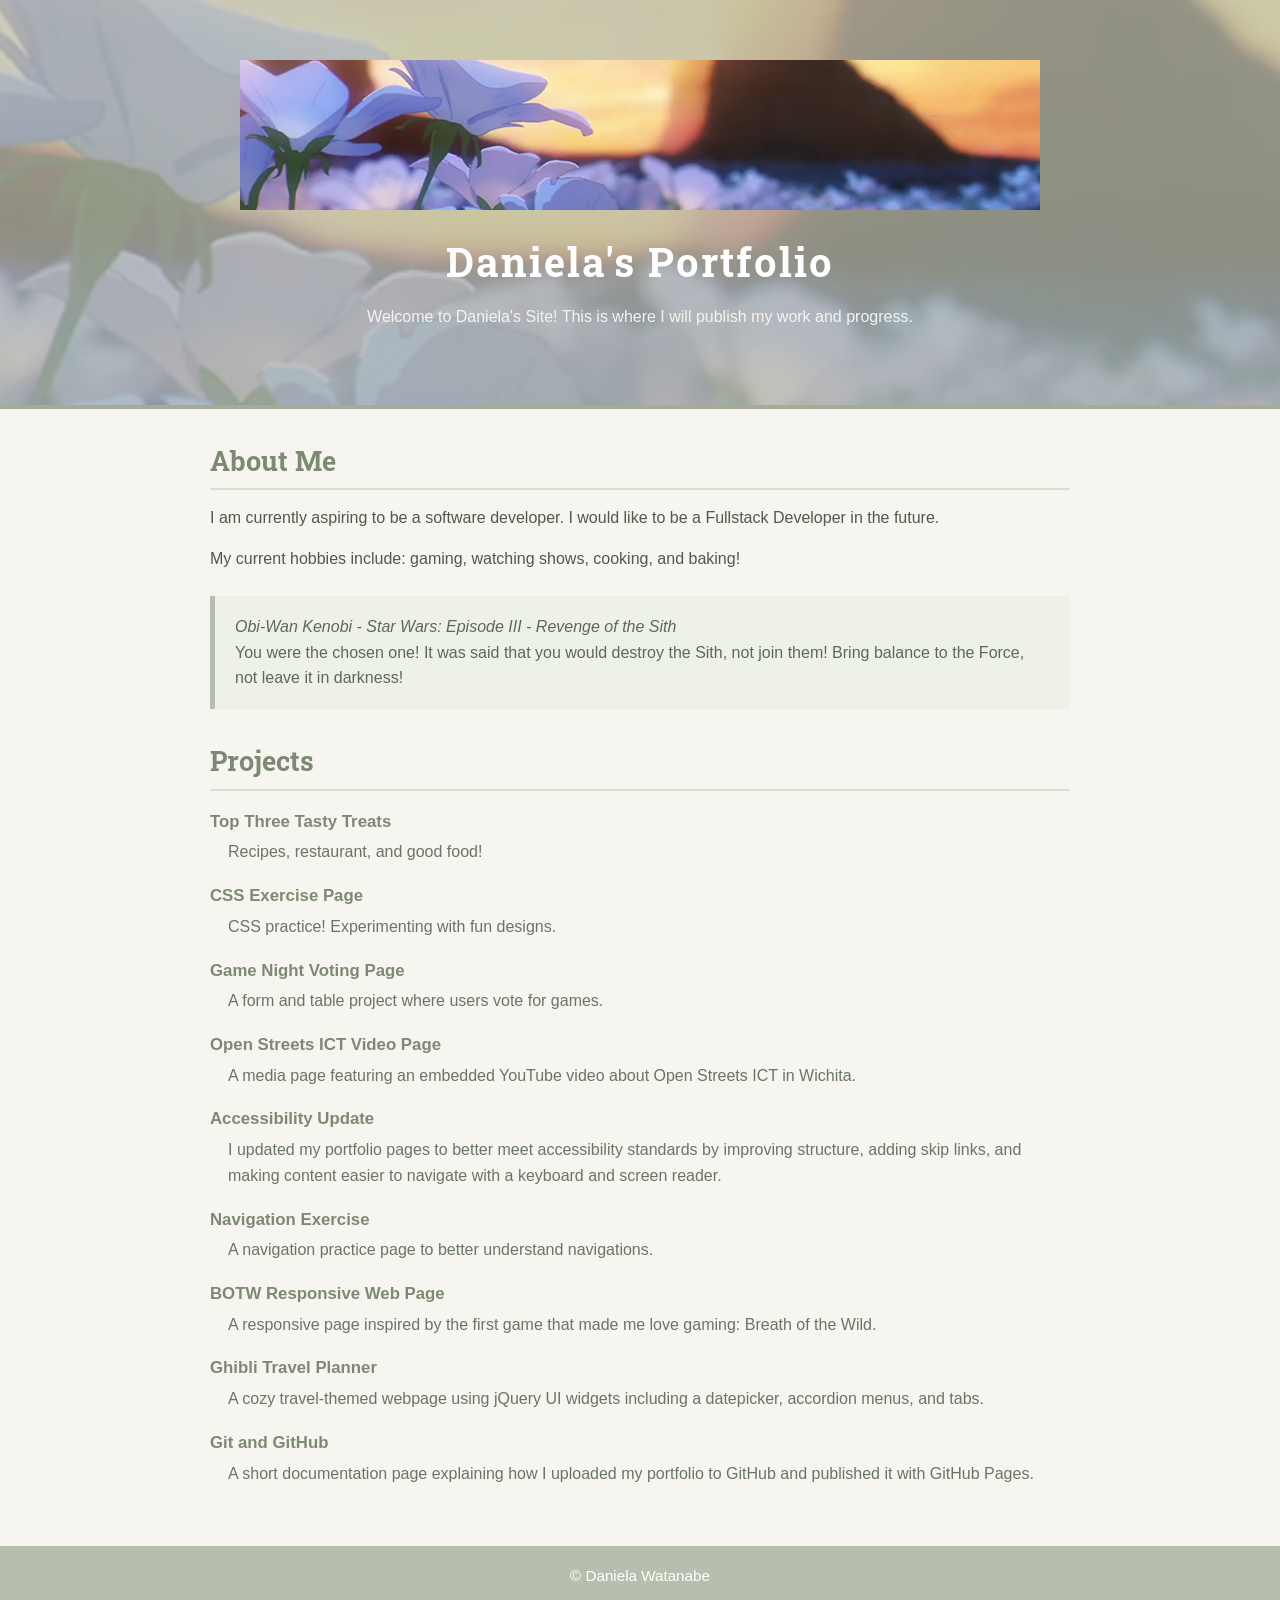
<file: index.html>
<!DOCTYPE html>
<html lang="en">
<head>
    <meta charset="UTF-8">
    <meta name="viewport" content="width=device-width, initial-scale=1.0">
    <title>DW HTML Portfolio</title>
    <link href="https://fonts.googleapis.com/css2?family=Roboto+Slab&display=swap" rel="stylesheet">
    <link rel="stylesheet" href="mystyle.css">
    <link rel="icon" type="image/png" href="img/favicon.webp">
    <meta name="description" content="Welcome to my HTML and CSS portfolio featuring responsive web design projects, accessibility updates, creative layouts, media pages, and class assignments.">
</head>
<body>
    <a class="skip-link" href="#main-content">Skip to main content</a>
<header>
    <img src="img/flower.png" class="banner" alt="">
    <h1>Daniela's Portfolio</h1>
    <p>Welcome to Daniela's Site! This is where I will publish my work and progress.</p>

</header>

<main id="main-content">
    <h2>About Me</h2>
    <p>I am currently aspiring to be a software developer. I would like to be a Fullstack Developer in the future.</p>
    <p>My current hobbies include: gaming, watching shows, cooking, and baking!</p>

    <blockquote cite="https://www.imdb.com/title/tt0121766/characters/nm0000191/">
        <p><i>Obi-Wan Kenobi - Star Wars: Episode III - Revenge of the Sith</i></p>
        You were the chosen one! It was said that you would destroy the Sith, not join them! Bring balance to the Force, not leave it in darkness!
    </blockquote>
<nav>
    <h2>Projects</h2>
    <dl>
    <dt><a href="../tastytreats/treats.html">Top Three Tasty Treats</a></dt>
        <dd>Recipes, restaurant, and good food!</dd>

    <dt><a href="csspage.html">CSS Exercise Page</a></dt>
        <dd>CSS practice! Experimenting with fun designs.</dd>

    <dt><a href="tabForm/mockup.html">Game Night Voting Page</a></dt>
        <dd>A form and table project where users vote for games.</dd>
    <dt><a href="media/video.html">Open Streets ICT Video Page</a></dt>
        <dd>A media page featuring an embedded YouTube video about Open Streets ICT in Wichita.</dd>
    <dt><a href="Dwatanabe/DWatanabe/index.html">Accessibility Update</a></dt>
    <dd>I updated my portfolio pages to better meet accessibility standards by improving structure, adding skip links, and making content easier to navigate with a keyboard and screen reader.</dd>
    <dt><a href="nav/index.html">Navigation Exercise</a></dt>
    <dd>A navigation practice page to better understand navigations.</dd>
    <dt><a href="RWD/index.html">BOTW Responsive Web Page</a></dt>
    <dd>A responsive page inspired by the first game that made me love gaming: Breath of the Wild.</dd>
    <dt><a href="UiExp/index.html">Ghibli Travel Planner</a></dt>
    <dd>A cozy travel-themed webpage using jQuery UI widgets including a datepicker, accordion menus, and tabs.</dd>
    <dt><a href="git/index.html">Git and GitHub</a></dt>
    <dd>A short documentation page explaining how I uploaded my portfolio to GitHub and published it with GitHub Pages.</dd>

    </dl>
</nav>

</main>

<footer>
    <p>&copy; Daniela Watanabe </p>

</footer>

    
    
</body>

</html>
</file>
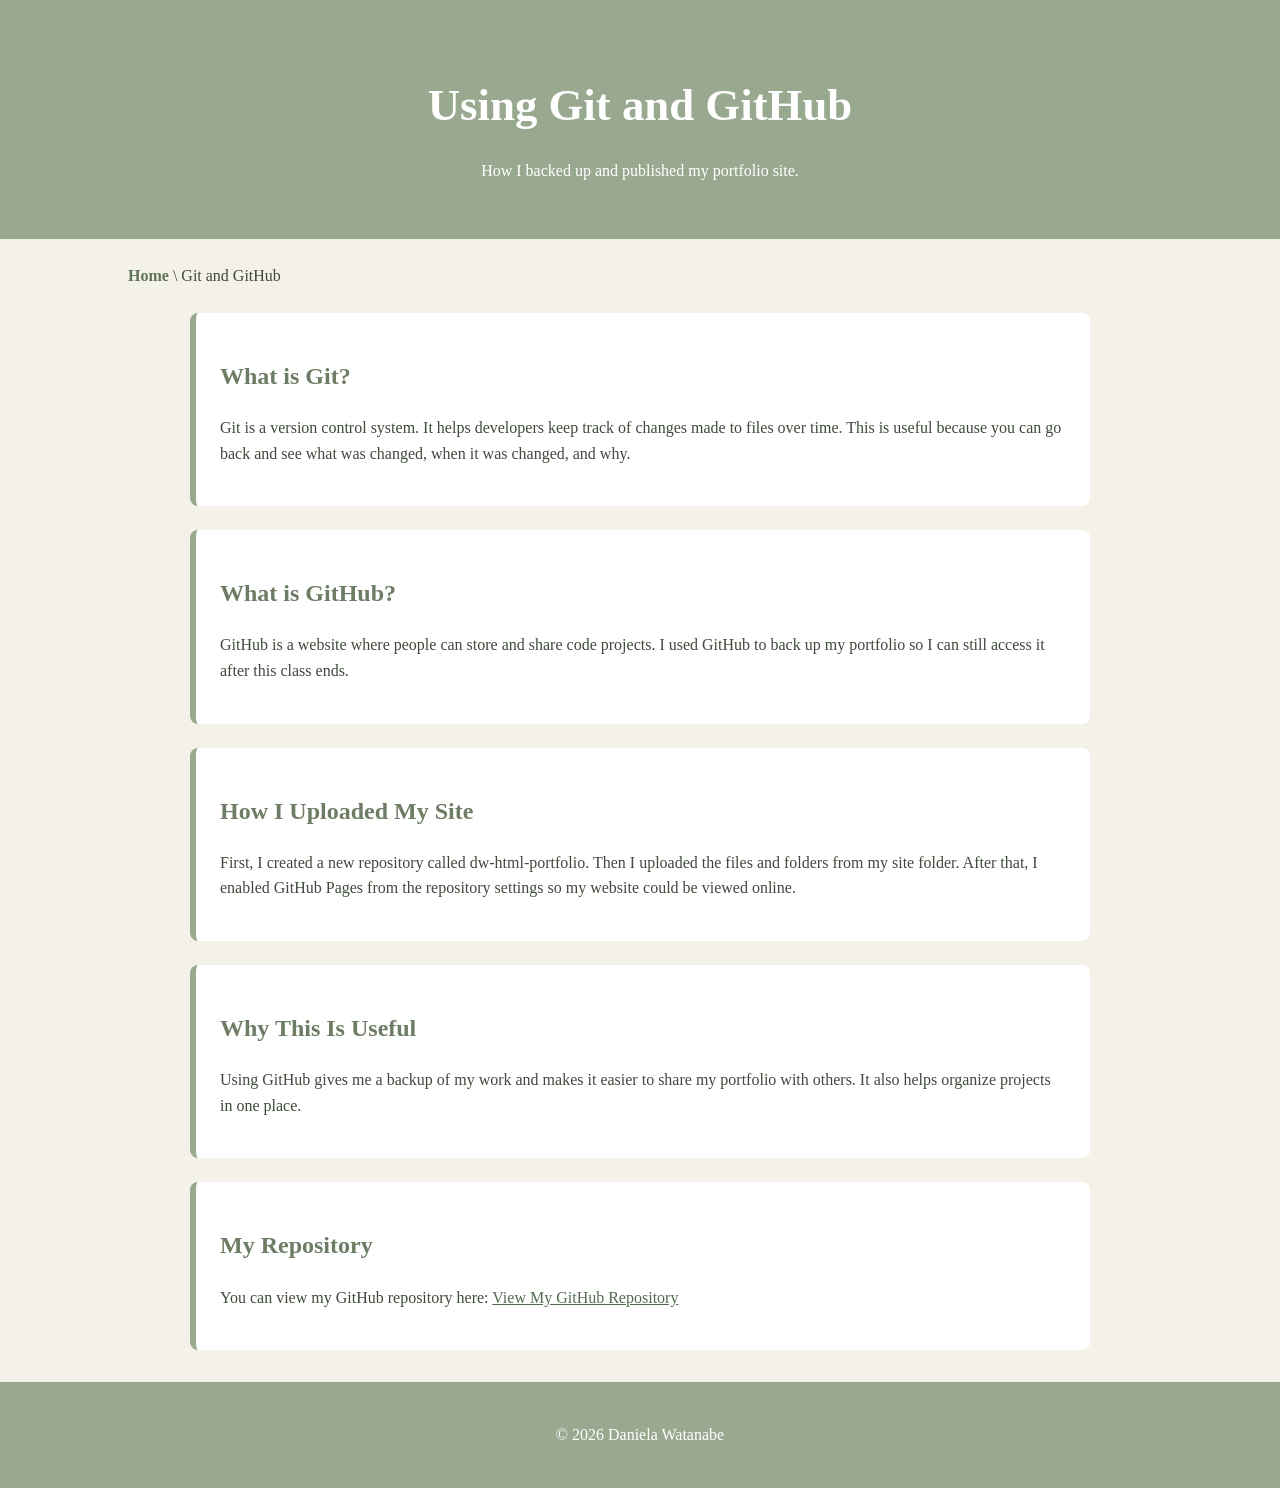
<file: git/index.html>
<!DOCTYPE html>
<html lang="en">
<head>
    <meta charset="UTF-8">
    <meta name="viewport" content="width=device-width, initial-scale=1.0">
    <title>DW HTML Portfolio | Git and GitHub</title>
    <meta name="description" content="A short explanation of how I uploaded my portfolio to GitHub and published it with GitHub Pages.">
    <link rel="stylesheet" href="style.css">
</head>

<body>

<header>
    <h1>Using Git and GitHub</h1>
    <p>How I backed up and published my portfolio site.</p>
</header>

<nav>
    <a href="../index.html">Home</a> \ Git and GitHub
</nav>

<main>
    <section>
        <h2>What is Git?</h2>
        <p>
            Git is a version control system. It helps developers keep track of changes
            made to files over time. This is useful because you can go back and see what
            was changed, when it was changed, and why.
        </p>
    </section>

    <section>
        <h2>What is GitHub?</h2>
        <p>
            GitHub is a website where people can store and share code projects. I used
            GitHub to back up my portfolio so I can still access it after this class ends.
        </p>
    </section>

    <section>
        <h2>How I Uploaded My Site</h2>
        <p>
            First, I created a new repository called dw-html-portfolio. Then I uploaded
            the files and folders from my site folder. After that, I enabled GitHub Pages
            from the repository settings so my website could be viewed online.
        </p>
    </section>

    <section>
        <h2>Why This Is Useful</h2>
        <p>
            Using GitHub gives me a backup of my work and makes it easier to share my
            portfolio with others. It also helps organize projects in one place.
        </p>
    </section>

    <section>
        <h2>My Repository</h2>
        <p>
            You can view my GitHub repository here:
            <a href="https://github.com/dwatanabe09/dw-html-portfolio" target="_blank">
                View My GitHub Repository
            </a>
        </p>
    </section>
</main>

<footer>
    <p>&copy; 2026 Daniela Watanabe</p>
</footer>

</body>
</html>
</file>
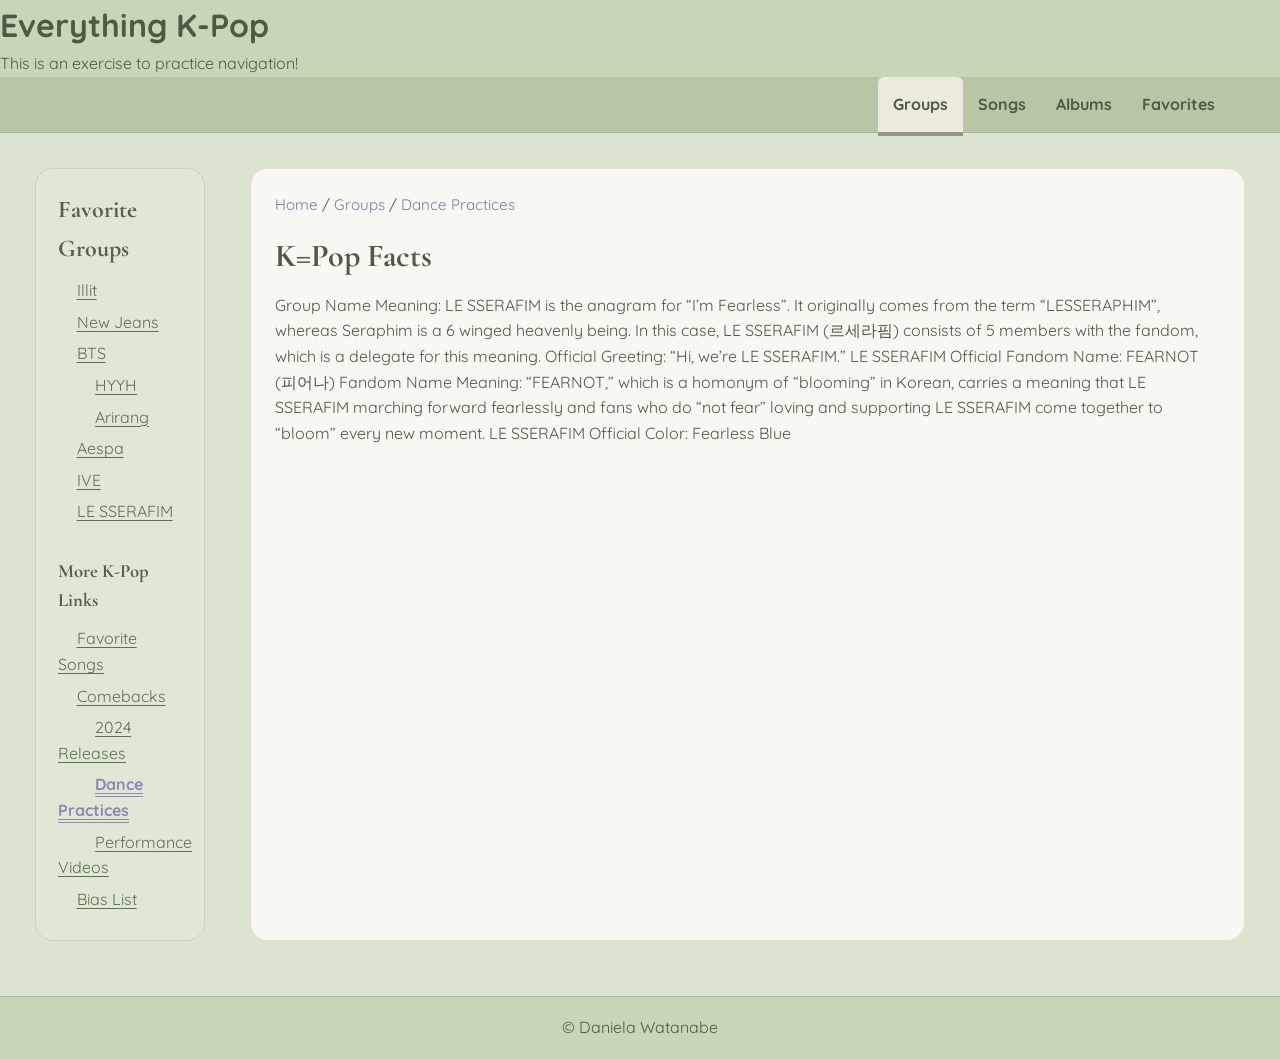
<file: nav/index.html>
<!DOCTYPE html>
<html lang="en">
<head>
    <meta charset="UTF-8">
    <meta http-equiv="X-UA-Compatible" content="IE=edge">
    <meta name="viewport" content="width=device-width, initial-scale=1.0">
    <title>Nav Exercise</title>
    <link rel="preconnect" href="https://fonts.googleapis.com">
    <link rel="preconnect" href="https://fonts.gstatic.com" crossorigin>
    <link href="https://fonts.googleapis.com/css2?family=Cormorant+Garamond:wght@500;700&family=Quicksand:wght@400;500;700&display=swap" rel="stylesheet">
    <link rel="stylesheet" href="style.css">
    <link rel="icon" type="image/png" href="../img/favicon.webp">
    <meta name="description" content="Navigation and layout practice project using HTML and CSS to create organized menus, links, and styled page sections.">
</head>
<body>
    
    <header>
        <div class="site-content">
            <h1>Everything K-Pop</h1>
            <p>This is an exercise to practice navigation!</p>
        </div>

        <nav>
            <a href="#" class="nav-active">Groups</a>
            <a href="#">Songs</a>
            <a href="#">Albums</a>
            <a href="#">Favorites</a>
        </nav>
    </header>

     <main>
        <aside>
            <h2>Favorite Groups</h2>
            <ul>
                <li><a href="#">Illit</a></li>
                <li><a href="#">New Jeans</a></li>
                <li><a href="#">BTS</a></li>
                <ul>
                    <li><a href="#">HYYH</a></li>
                    <li><a href="#">Arirang</a></li>
                </ul>
                <li><a href="#">Aespa</a></li>
                <li><a href="#">IVE</a></li>
                <li><a href="#">LE SSERAFIM</a></li>
            </ul>

            <br>

            <h3>More K-Pop Links</h3>
            <ul>
                <li><a href="#">Favorite Songs</a></li>
                <li><a href="#">Comebacks</a></li>
                <ul>
                    <li><a href="#">2024 Releases</a></li>
                    <li><a href="#" class="aside-active">Dance Practices</a></li>
                    <li><a href="#">Performance Videos</a></li>
                </ul>
                <li><a href="#">Bias List</a></li>
            </ul>
        </aside>

        <section>
            <p class="crumbs"><a href="#">Home</a> / <a href="#">Groups</a> / <a href="#">Dance Practices</a></p>

            <h2>K=Pop Facts</h2>

            <p>
                Group Name Meaning: LE SSERAFIM is the anagram for “I’m Fearless”. It originally comes from the term “LESSERAPHIM”, whereas Seraphim is a 6 winged heavenly being. In this case, LE SSERAFIM (르세라핌) consists of 5 members with the fandom, which is a delegate for this meaning.
                Official Greeting: “Hi, we’re LE SSERAFIM.” LE SSERAFIM Official Fandom Name: FEARNOT (피어나)
                Fandom Name Meaning: “FEARNOT,” which is a homonym of “blooming” in Korean, carries a meaning that LE SSERAFIM marching forward fearlessly and fans who do “not fear” loving and supporting LE SSERAFIM come together to “bloom” every new moment.
                LE SSERAFIM Official Color: Fearless Blue
            </p>

        </section>
    </main>

    <footer>
        <p>&copy; Daniela Watanabe</p>
    </footer>
</body>
</html>
</file>
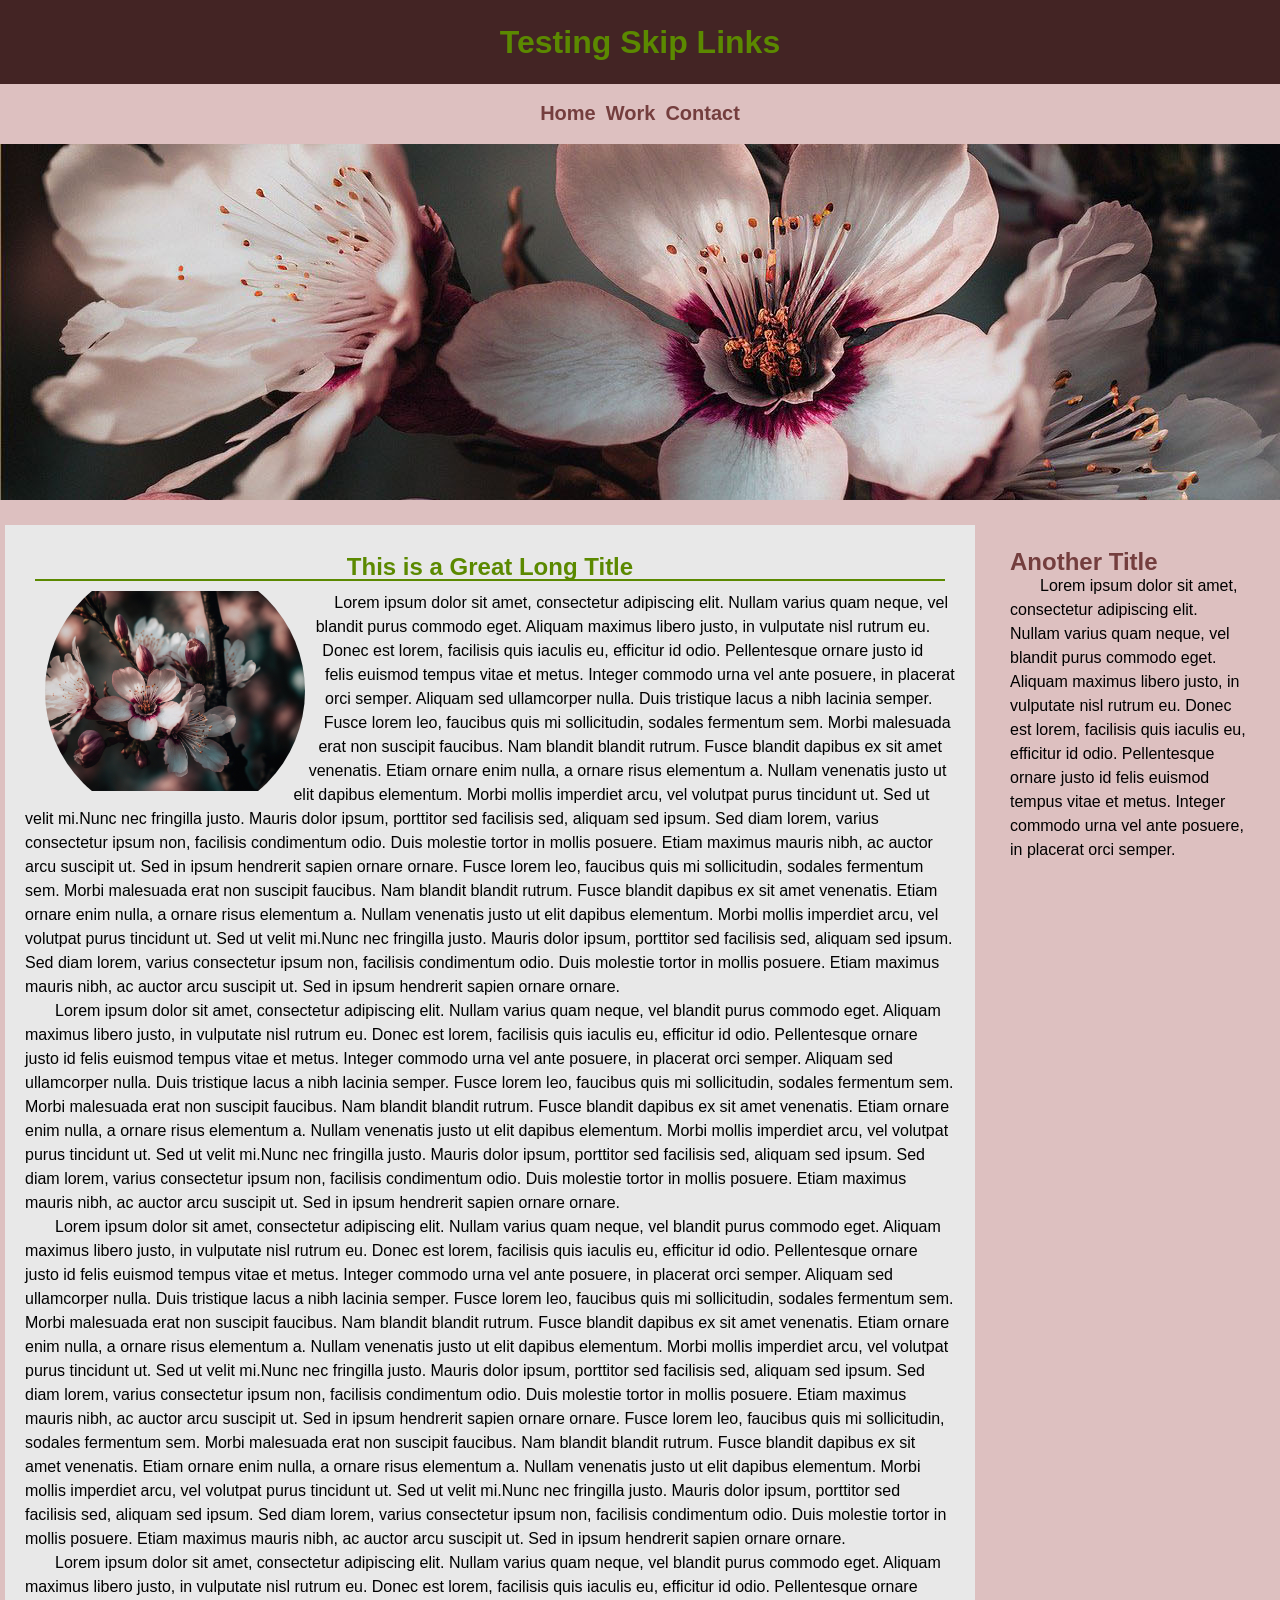
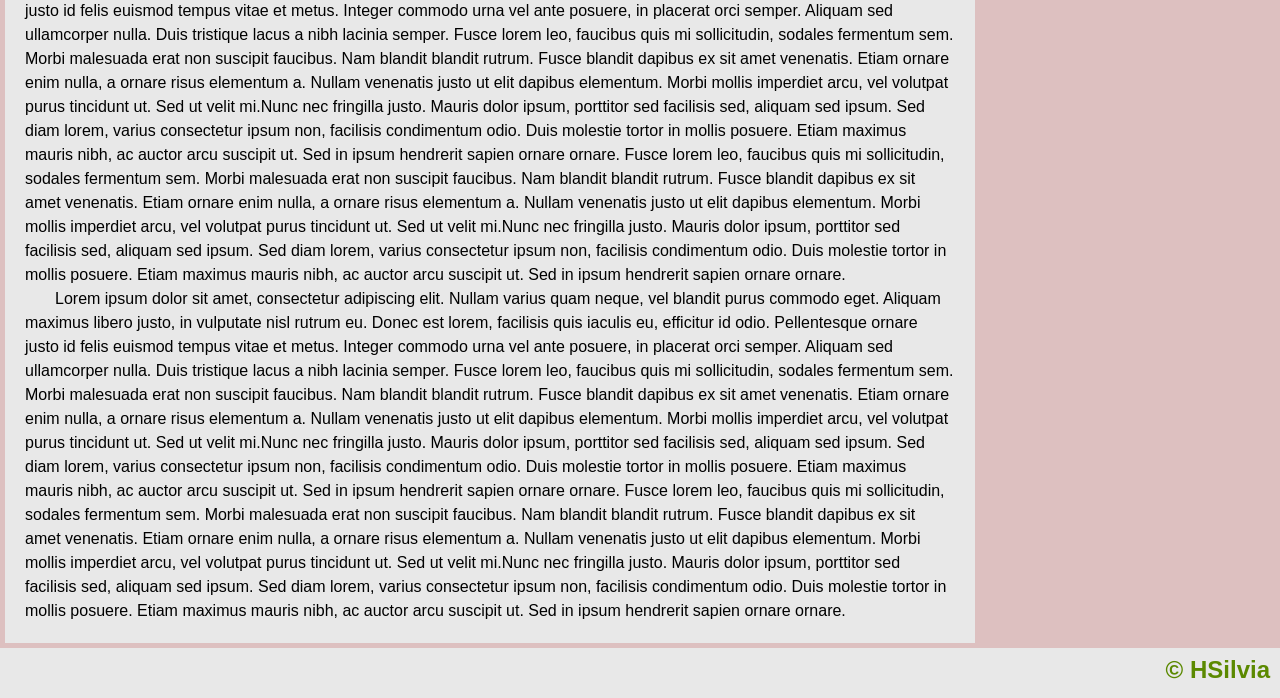
<file: Dwatanabe/DWatanabe/index.html>
<!DOCTYPE html>
<html lang="en">
<head>
<meta charset="utf-8">
<meta name="viewport" content="width=device-width, initial-scale=1.0">
<link rel="stylesheet" href="main.css">
<title>Skip Link Example</title>
</head>
<body>
	<a class="visually-hidden" href="#main">Skip to main content</a>

	<header>
		<h1>Testing Skip Links</h1>

		<nav>
		<ul>
			<li><a href="#">Home</a></li>
			<li><a href="#">Work</a></li>
			<li><a href="#">Contact</a></li>
		</ul>
		</nav>
	</header>
	<main id="main">
			<h2 class="show">This is a Great Long Title</h2>
			<img class="portrait" src="images/flower_1920.jpg" alt="">
			<p>Lorem ipsum dolor sit amet, consectetur adipiscing elit. Nullam varius quam neque, vel blandit purus commodo eget. Aliquam maximus libero justo, in vulputate nisl rutrum eu. Donec est lorem, facilisis quis iaculis eu, efficitur id odio. Pellentesque ornare justo id felis euismod tempus vitae et metus. Integer commodo urna vel ante posuere, in placerat orci semper. Aliquam sed ullamcorper nulla. Duis tristique lacus a nibh lacinia semper. Fusce lorem leo, faucibus quis mi sollicitudin, sodales fermentum sem. Morbi malesuada erat non suscipit faucibus. Nam blandit blandit rutrum. Fusce blandit dapibus ex sit amet venenatis. Etiam ornare enim nulla, a ornare risus elementum a. Nullam venenatis justo ut elit dapibus elementum. Morbi mollis imperdiet arcu, vel volutpat purus tincidunt ut. Sed ut velit mi.Nunc nec fringilla justo. Mauris dolor ipsum, porttitor sed facilisis sed, aliquam sed ipsum. Sed diam lorem, varius consectetur ipsum non, facilisis condimentum odio. Duis molestie tortor in mollis posuere. Etiam maximus mauris nibh, ac auctor arcu suscipit ut. Sed in ipsum hendrerit sapien ornare ornare. Fusce lorem leo, faucibus quis mi sollicitudin, sodales fermentum sem. Morbi malesuada erat non suscipit faucibus. Nam blandit blandit rutrum. Fusce blandit dapibus ex sit amet venenatis. Etiam ornare enim nulla, a ornare risus elementum a. Nullam venenatis justo ut elit dapibus elementum. Morbi mollis imperdiet arcu, vel volutpat purus tincidunt ut. Sed ut velit mi.Nunc nec fringilla justo. Mauris dolor ipsum, porttitor sed facilisis sed, aliquam sed ipsum. Sed diam lorem, varius consectetur ipsum non, facilisis condimentum odio. Duis molestie tortor in mollis posuere. Etiam maximus mauris nibh, ac auctor arcu suscipit ut. Sed in ipsum hendrerit sapien ornare ornare.</p>
			<p>Lorem ipsum dolor sit amet, consectetur adipiscing elit. Nullam varius quam neque, vel blandit purus commodo eget. Aliquam maximus libero justo, in vulputate nisl rutrum eu. Donec est lorem, facilisis quis iaculis eu, efficitur id odio. Pellentesque ornare justo id felis euismod tempus vitae et metus. Integer commodo urna vel ante posuere, in placerat orci semper. Aliquam sed ullamcorper nulla. Duis tristique lacus a nibh lacinia semper. Fusce lorem leo, faucibus quis mi sollicitudin, sodales fermentum sem. Morbi malesuada erat non suscipit faucibus. Nam blandit blandit rutrum. Fusce blandit dapibus ex sit amet venenatis. Etiam ornare enim nulla, a ornare risus elementum a. Nullam venenatis justo ut elit dapibus elementum. Morbi mollis imperdiet arcu, vel volutpat purus tincidunt ut. Sed ut velit mi.Nunc nec fringilla justo. Mauris dolor ipsum, porttitor sed facilisis sed, aliquam sed ipsum. Sed diam lorem, varius consectetur ipsum non, facilisis condimentum odio. Duis molestie tortor in mollis posuere. Etiam maximus mauris nibh, ac auctor arcu suscipit ut. Sed in ipsum hendrerit sapien ornare ornare.</p>
			<p>Lorem ipsum dolor sit amet, consectetur adipiscing elit. Nullam varius quam neque, vel blandit purus commodo eget. Aliquam maximus libero justo, in vulputate nisl rutrum eu. Donec est lorem, facilisis quis iaculis eu, efficitur id odio. Pellentesque ornare justo id felis euismod tempus vitae et metus. Integer commodo urna vel ante posuere, in placerat orci semper. Aliquam sed ullamcorper nulla. Duis tristique lacus a nibh lacinia semper. Fusce lorem leo, faucibus quis mi sollicitudin, sodales fermentum sem. Morbi malesuada erat non suscipit faucibus. Nam blandit blandit rutrum. Fusce blandit dapibus ex sit amet venenatis. Etiam ornare enim nulla, a ornare risus elementum a. Nullam venenatis justo ut elit dapibus elementum. Morbi mollis imperdiet arcu, vel volutpat purus tincidunt ut. Sed ut velit mi.Nunc nec fringilla justo. Mauris dolor ipsum, porttitor sed facilisis sed, aliquam sed ipsum. Sed diam lorem, varius consectetur ipsum non, facilisis condimentum odio. Duis molestie tortor in mollis posuere. Etiam maximus mauris nibh, ac auctor arcu suscipit ut. Sed in ipsum hendrerit sapien ornare ornare. Fusce lorem leo, faucibus quis mi sollicitudin, sodales fermentum sem. Morbi malesuada erat non suscipit faucibus. Nam blandit blandit rutrum. Fusce blandit dapibus ex sit amet venenatis. Etiam ornare enim nulla, a ornare risus elementum a. Nullam venenatis justo ut elit dapibus elementum. Morbi mollis imperdiet arcu, vel volutpat purus tincidunt ut. Sed ut velit mi.Nunc nec fringilla justo. Mauris dolor ipsum, porttitor sed facilisis sed, aliquam sed ipsum. Sed diam lorem, varius consectetur ipsum non, facilisis condimentum odio. Duis molestie tortor in mollis posuere. Etiam maximus mauris nibh, ac auctor arcu suscipit ut. Sed in ipsum hendrerit sapien ornare ornare.</p>
			<p>Lorem ipsum dolor sit amet, consectetur adipiscing elit. Nullam varius quam neque, vel blandit purus commodo eget. Aliquam maximus libero justo, in vulputate nisl rutrum eu. Donec est lorem, facilisis quis iaculis eu, efficitur id odio. Pellentesque ornare justo id felis euismod tempus vitae et metus. Integer commodo urna vel ante posuere, in placerat orci semper. Aliquam sed ullamcorper nulla. Duis tristique lacus a nibh lacinia semper. Fusce lorem leo, faucibus quis mi sollicitudin, sodales fermentum sem. Morbi malesuada erat non suscipit faucibus. Nam blandit blandit rutrum. Fusce blandit dapibus ex sit amet venenatis. Etiam ornare enim nulla, a ornare risus elementum a. Nullam venenatis justo ut elit dapibus elementum. Morbi mollis imperdiet arcu, vel volutpat purus tincidunt ut. Sed ut velit mi.Nunc nec fringilla justo. Mauris dolor ipsum, porttitor sed facilisis sed, aliquam sed ipsum. Sed diam lorem, varius consectetur ipsum non, facilisis condimentum odio. Duis molestie tortor in mollis posuere. Etiam maximus mauris nibh, ac auctor arcu suscipit ut. Sed in ipsum hendrerit sapien ornare ornare. Fusce lorem leo, faucibus quis mi sollicitudin, sodales fermentum sem. Morbi malesuada erat non suscipit faucibus. Nam blandit blandit rutrum. Fusce blandit dapibus ex sit amet venenatis. Etiam ornare enim nulla, a ornare risus elementum a. Nullam venenatis justo ut elit dapibus elementum. Morbi mollis imperdiet arcu, vel volutpat purus tincidunt ut. Sed ut velit mi.Nunc nec fringilla justo. Mauris dolor ipsum, porttitor sed facilisis sed, aliquam sed ipsum. Sed diam lorem, varius consectetur ipsum non, facilisis condimentum odio. Duis molestie tortor in mollis posuere. Etiam maximus mauris nibh, ac auctor arcu suscipit ut. Sed in ipsum hendrerit sapien ornare ornare.</p>
			<p>Lorem ipsum dolor sit amet, consectetur adipiscing elit. Nullam varius quam neque, vel blandit purus commodo eget. Aliquam maximus libero justo, in vulputate nisl rutrum eu. Donec est lorem, facilisis quis iaculis eu, efficitur id odio. Pellentesque ornare justo id felis euismod tempus vitae et metus. Integer commodo urna vel ante posuere, in placerat orci semper. Aliquam sed ullamcorper nulla. Duis tristique lacus a nibh lacinia semper. Fusce lorem leo, faucibus quis mi sollicitudin, sodales fermentum sem. Morbi malesuada erat non suscipit faucibus. Nam blandit blandit rutrum. Fusce blandit dapibus ex sit amet venenatis. Etiam ornare enim nulla, a ornare risus elementum a. Nullam venenatis justo ut elit dapibus elementum. Morbi mollis imperdiet arcu, vel volutpat purus tincidunt ut. Sed ut velit mi.Nunc nec fringilla justo. Mauris dolor ipsum, porttitor sed facilisis sed, aliquam sed ipsum. Sed diam lorem, varius consectetur ipsum non, facilisis condimentum odio. Duis molestie tortor in mollis posuere. Etiam maximus mauris nibh, ac auctor arcu suscipit ut. Sed in ipsum hendrerit sapien ornare ornare. Fusce lorem leo, faucibus quis mi sollicitudin, sodales fermentum sem. Morbi malesuada erat non suscipit faucibus. Nam blandit blandit rutrum. Fusce blandit dapibus ex sit amet venenatis. Etiam ornare enim nulla, a ornare risus elementum a. Nullam venenatis justo ut elit dapibus elementum. Morbi mollis imperdiet arcu, vel volutpat purus tincidunt ut. Sed ut velit mi.Nunc nec fringilla justo. Mauris dolor ipsum, porttitor sed facilisis sed, aliquam sed ipsum. Sed diam lorem, varius consectetur ipsum non, facilisis condimentum odio. Duis molestie tortor in mollis posuere. Etiam maximus mauris nibh, ac auctor arcu suscipit ut. Sed in ipsum hendrerit sapien ornare ornare.</p>
	</main>
	<aside>
				<h2>Another Title</h2>
			<p>Lorem ipsum dolor sit amet, consectetur adipiscing elit. Nullam varius quam neque, vel blandit purus commodo eget. Aliquam maximus libero justo, in vulputate nisl rutrum eu. Donec est lorem, facilisis quis iaculis eu, efficitur id odio. Pellentesque ornare justo id felis euismod tempus vitae et metus. Integer commodo urna vel ante posuere, in placerat orci semper.</p>
		</aside>
	<footer>
	<p>&copy; HSilvia</p>
	</footer>
</body>
</html>
</file>
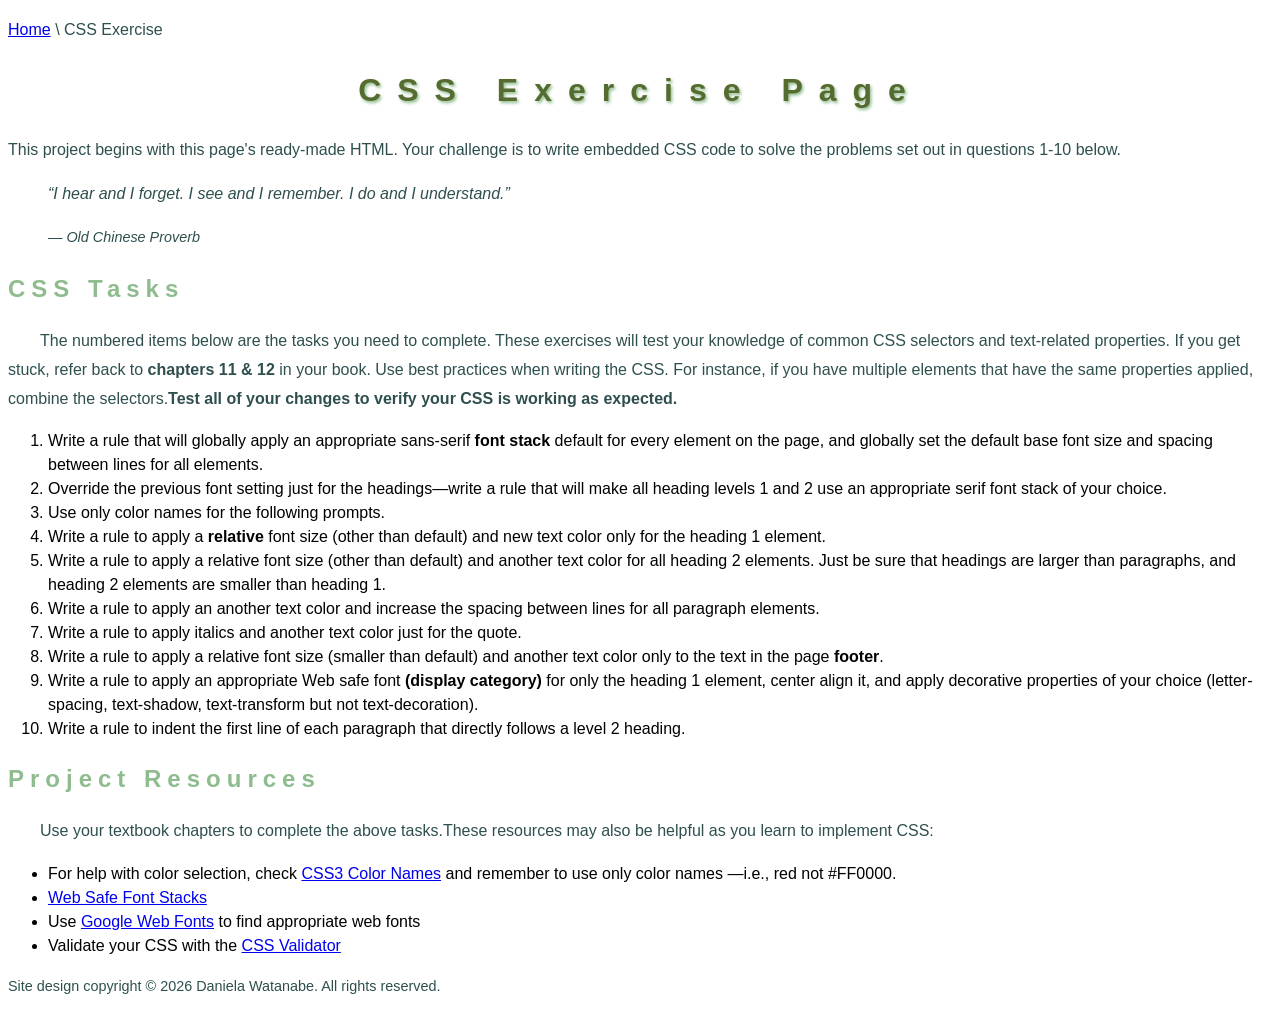
<file: csspage.html>
<!DOCTYPE html>
<html lang="en">
<head>
<meta charset="utf-8">
<title>CSS Exercise Page</title>
<link rel="icon" type="image/png" href="../img/favicon.webp">
<meta name="description" content="A collection of CSS styling exercises and design practice projects using layouts, typography, colors, and responsive techniques.">
	<style>
/*		This is where you write your CSS.*/
body {
  font-family: Verdana, Geneva, Arial, sans-serif;
  font-size: 16px;
  line-height: 1.5;
}
h1, h2 {
  font-family: Impact, Haettenschweiler, 'Arial Narrow Bold', sans-serif;
}
h1 {
  font-family: Impact, Haettenschweiler, sans-serif;
  color: darkolivegreen;
  font-size: 2em;
  text-align: center;
  letter-spacing: .5em;
  text-shadow: .05em .05em .1em darkseagreen;
}
h2 {
  color:darkseagreen;
  font-size: 1.5em;
  letter-spacing: .25em;
}
h2 + p {
  text-indent: 2em;
}
p {
  color:darkslategray;
  line-height: 1.8em;

}
blockquote {
  font-style: italic;
  color:blue;
}
footer {
  font-size: 0.90em;
  color:gray
}

	</style>
</head>

<!--Students: After you change the year and name in the footer, all your work on this assignment should be within <style></style> tags you set up after the </title>tag. Do NOT change anything between the <body></body> tags. The challenge is to accomplish all the visual changes listed in items 1-10 using CSS only.-->

<body>
<header>
  <p><a href="/">Home</a> \ CSS Exercise</p>
  <h1>CSS Exercise Page</h1>
</header>
<main>
  <p>This project begins with this page's ready-made HTML. Your challenge is to  write embedded CSS code to solve the problems set out in questions 1-10 below. </p>
  <blockquote>
    <p>&#8220;I hear and I forget. I see and I remember. I do and I understand.&#8221;</p>
    <footer>
      <p>&#8212; <cite>Old Chinese Proverb</cite></p>
    </footer>
  </blockquote>
  <section id="tasks">
    <h2>CSS Tasks</h2>
    <p>The numbered items below are the tasks you need to complete. These exercises will test your knowledge of common CSS selectors and text-related properties. If you get stuck, refer back to <strong>chapters 11 &amp; 12</strong> in your book. Use best practices when writing the CSS. For instance, if you have multiple elements that have the same properties applied, combine the selectors.<strong>Test all of your changes to verify your CSS is working as expected.</strong></p>
    <ol>
      <li>Write a rule that will globally apply an appropriate sans-serif <strong>font stack</strong> default for every element on the page, and globally set the default base font size and spacing between lines for all elements. </li>
      <li>Override the previous font setting just for the headings—write a rule that will make all heading levels 1 and 2 use an appropriate serif font stack of your choice.</li>
      <li>Use only color names for the following prompts.</li>
      <li>Write a rule to apply a <strong>relative</strong> font size (other than default) and new text color only for the heading 1 element.</li>
      <li>Write a rule to apply a relative font size  (other than default) and another text color for all heading 2 elements. Just be sure that headings are larger than paragraphs, and heading 2 elements are smaller than heading 1.</li>
      <li>Write a rule to apply an another text color and increase the spacing between lines for all paragraph elements.</li>
      <li>Write a rule to apply italics and another text color just for the quote.</li>
      <li>Write a rule to apply a relative font size (smaller than default) and another text color only to the text in the page <strong>footer</strong>.</li>
      <li>Write a rule to apply an appropriate Web safe font <strong>(display category)</strong> for only the heading 1 element, center align it, and apply decorative properties of your choice (letter-spacing, text-shadow, text-transform but not text-decoration).</li>
      <li>Write a rule to indent the first line of each paragraph that directly follows a level 2 heading.</li>
    </ol>
  </section>
  <section id="resources">
    <h2>Project Resources</h2>
    <p>Use your textbook chapters to complete the above tasks.These resources may also be  helpful as  you learn  to  implement CSS:</p>
    <ul>
      <li>For help with color selection, check <a href="http://learningwebdesign.com/colornames.html" title="CSS3 Color Names">CSS3 Color Names</a> and remember to use only color names &mdash;i.e., red not #FF0000.</li>
      <li><a href="https://www.lifewire.com/web-safe-font-stacks-3467429" title="Web Safe Font Stacks" target="_blank">Web Safe Font Stacks</a> </li>
      <li>Use <a href="http://www.google.com/webfonts/" title="Google Web Fonts"   target="_blank">Google Web Fonts</a> to find appropriate web fonts</li>
      <li>Validate your CSS with the <a href="https://jigsaw.w3.org/css-validator/#validate_by_upload"  target="blank">CSS Validator</a></li>
    </ul>
  </section>
</main>
<footer>
  <p>Site design copyright &#169; 2026 Daniela Watanabe. All rights reserved.</p>
</footer>
</body>
</html>
</file>
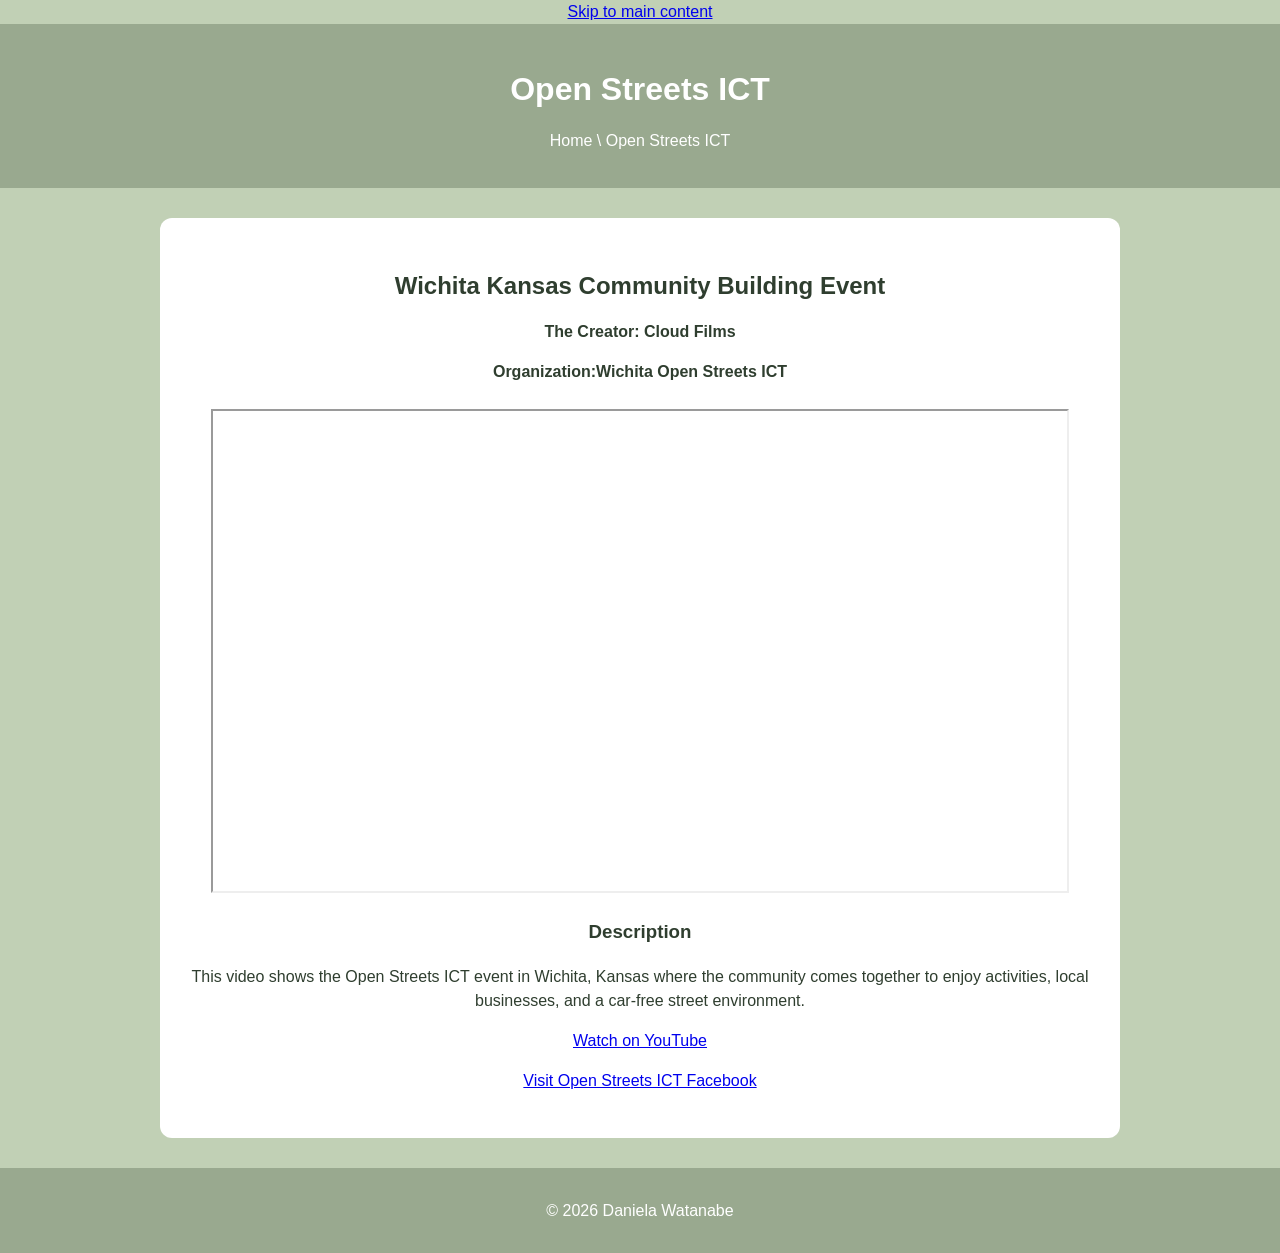
<file: media/video.html>
<!DOCTYPE html>
<html lang="en">
<head>
    <meta charset="UTF-8">
    <meta name="viewport" content="width=device-width, initial-scale=1.0">
    <title>Open Streets ICT</title>
    <link rel="stylesheet" href="video.css">
    <link rel="icon" type="image/png" href="../img/favicon.webp">
    <meta name="description" content="A media project page featuring the Open Streets ICT video with custom styling, clean layout design, and embedded multimedia content.">
</head>
<body>
    <a class="skip-link" href="#main-content">Skip to main content</a>

<header>
    <h1>Open Streets ICT</h1>
    <p><a href="/">Home</a> \ Open Streets ICT</p>

</header>

<main id="main-content">
    <h2>Wichita Kansas Community Building Event</h2>
    <p><strong>The Creator: Cloud Films</strong></p>
    <p><strong>Organization:Wichita Open Streets ICT</strong> </p>

    <iframe width="854" height="480" src="https://www.youtube.com/embed/9VvSK9bF6zk" title="Open Streets ICT video" allowfullscreen>
</iframe>
    <h3>Description</h3>
    <p>This video shows the Open Streets ICT event in Wichita, Kansas where the community comes together to enjoy activities, local businesses, and a car-free street environment.</p>
    <p><a href="https://www.youtube.com/watch?v=9VvSK9bF6zk" target="_blank">Watch on YouTube</a></p>
    <p><a href="https://www.facebook.com/OpenStreetsICT/" target="_blank"> Visit Open Streets ICT Facebook</a></p>

</main>

<footer>
    <p>&copy; 2026 Daniela Watanabe</p>
</footer>


</body>
</html>
</file>
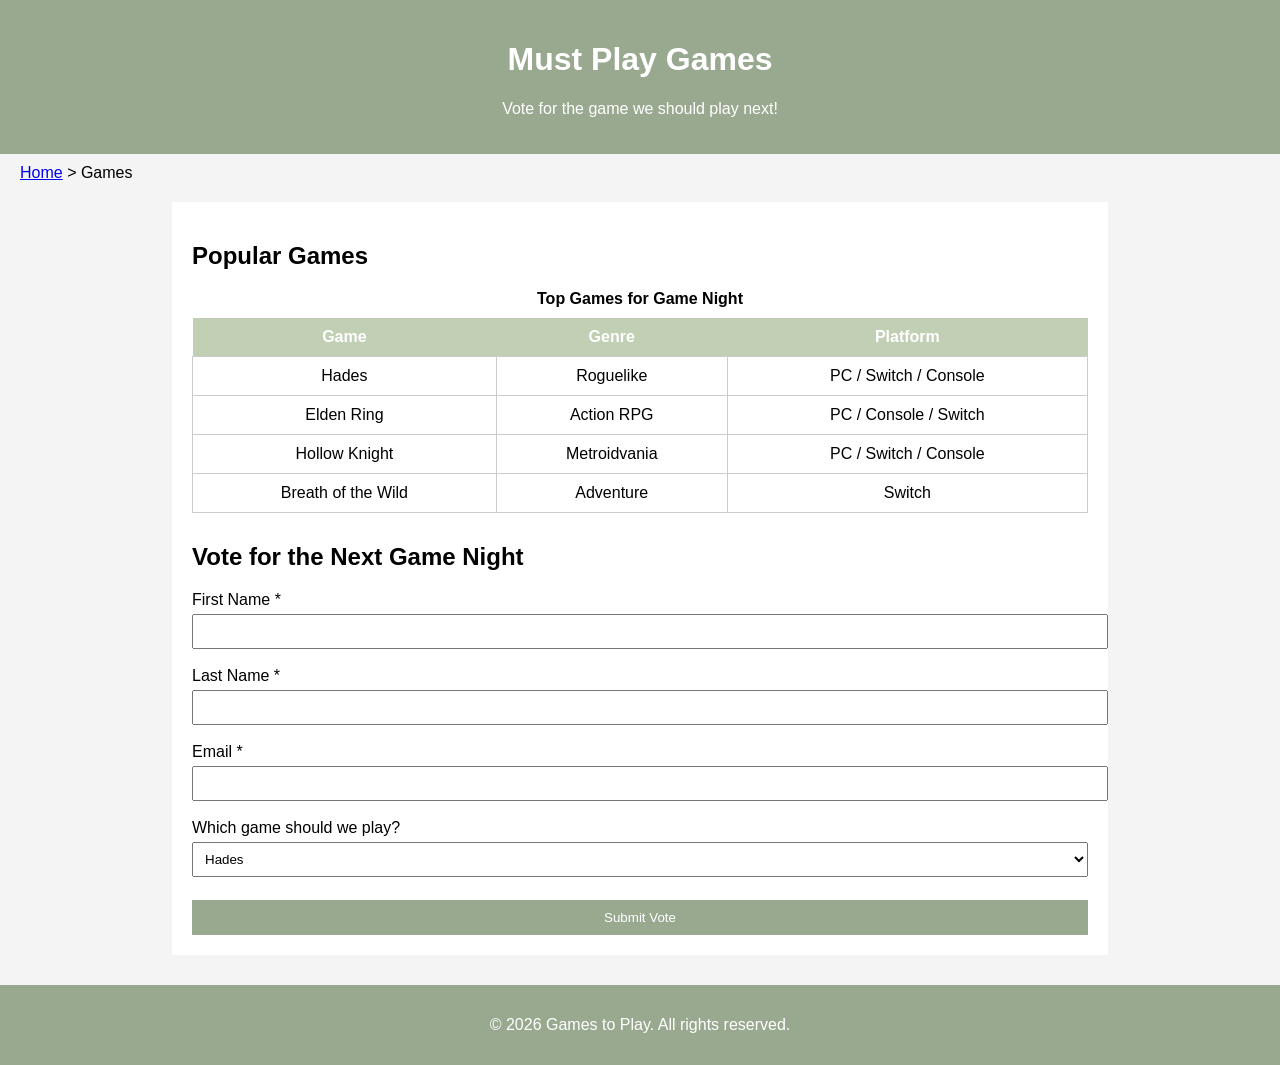
<file: tabForm/mockup.html>
<!DOCTYPE html>
<html lang="en">
<head>
    <meta charset="UTF-8">
    <meta name="viewport" content="width=device-width, initial-scale=1.0">
    <link rel="stylesheet" href="style.css">
    <link rel="icon" type="image/png" href="../img/favicon.webp">
    <meta name="description" content="A mockup project featuring HTML tables, forms, and organized layouts designed with accessibility and usability in mind.">
    <title>Games to Play</title>
</head>
<body>
    <a class="skip-link" href="#main-content">Skip to main content</a>

<header>
    <h1>Must Play Games</h1>
    <p>Vote for the game we should play next!</p>
</header>
<nav class="breadcrumb">
    <a href="../index.html">Home</a> > <span>Games</span>
</nav>
<main id="main-content">

<h2>Popular Games</h2>

<table>
<caption>Top Games for Game Night</caption>

<tr>
<th>Game</th>
<th>Genre</th>
<th>Platform</th>
</tr>

<tr>
<td>Hades</td>
<td>Roguelike</td>
<td>PC / Switch / Console</td>
</tr>

<tr>
<td>Elden Ring</td>
<td>Action RPG</td>
<td>PC / Console / Switch</td>
</tr>

<tr>
<td>Hollow Knight</td>
<td>Metroidvania</td>
<td>PC / Switch / Console</td>
</tr>

<tr>
<td>Breath of the Wild</td>
<td>Adventure</td>
<td>Switch</td>
</tr>

</table>

<h2>Vote for the Next Game Night</h2>

<form action="result.html" method="get">
    <label for="firstname">First Name *</label><br>
    <input type="text" id="firstname" name="firstname" required><br><br>

    <label for="lastname">Last Name *</label><br>
        <input type="text" id="lastname" name="lastname" required><br><br>

    <label for="email">Email *</label><br>
    <input type="email" id="email" name="email" required><br><br>

    <label for="gamechoice">Which game should we play?</label><br>
    <select id="gamechoice" name="gamechoice">
<option>Hades</option>
<option>Elden Ring</option>
<option>Hollow Knight</option>
<option>Breath of the Wild</option>
</select>

<br><br>

<input class="submitbtn" type="submit" value="Submit Vote">

</form>

</main>

<footer>
<p>© 2026 Games to Play. All rights reserved.</p>
</footer>

</body>
</html>
</file>
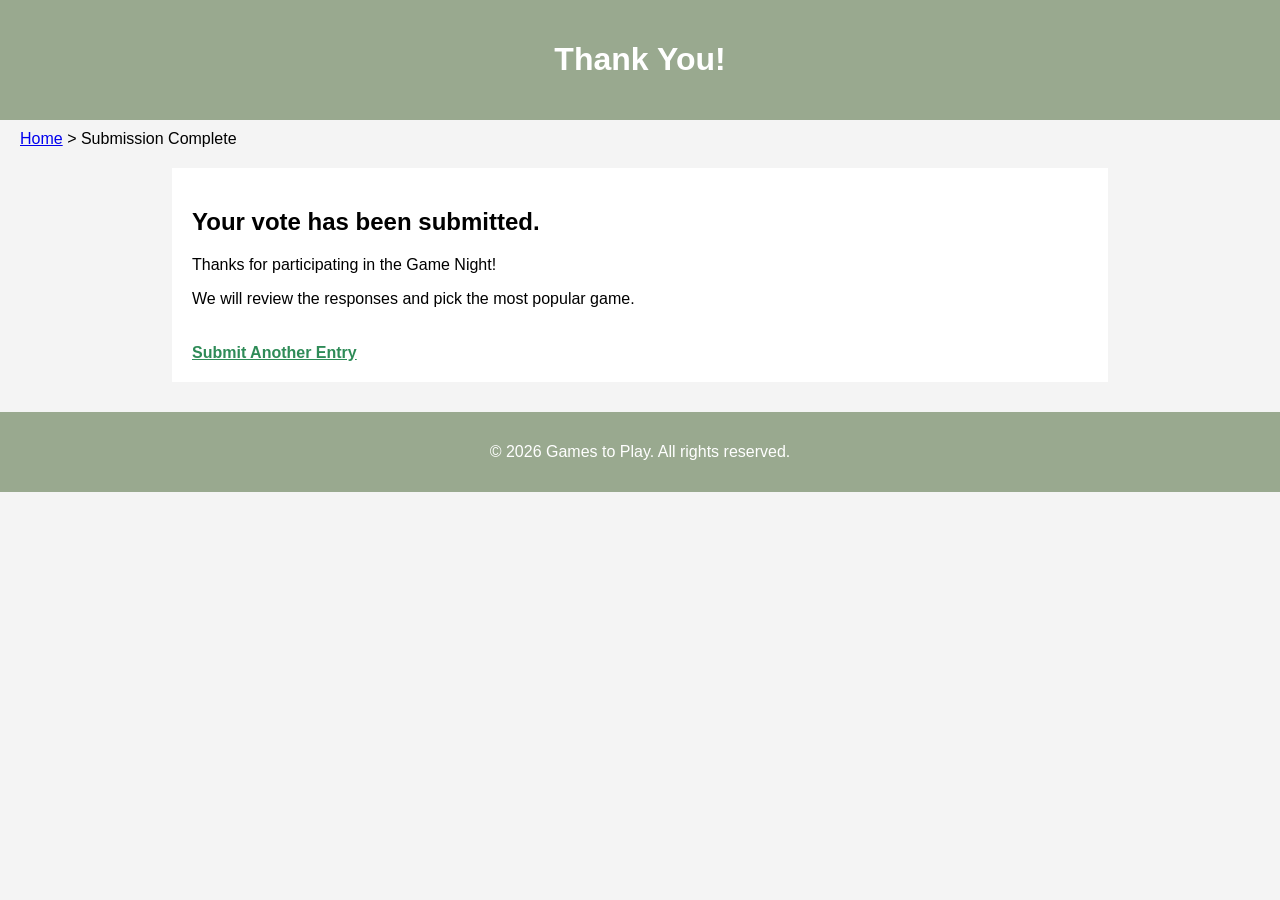
<file: tabForm/result.html>
<!DOCTYPE html>
<html lang="en">
<head>
    <meta charset="UTF-8">
    <meta name="viewport" content="width=device-width, initial-scale=1.0">
    <link rel="stylesheet" href="style.css">
    <link rel="icon" type="image/png" href="../img/favicon.webp">
    <meta name="description" content="Completed HTML table and form project showcasing structured layouts, form elements, and styled page organization.">
    <title>Submission Complete</title>
</head>
<body>
    <a class="skip-link" href="#main-content">Skip to main content</a>
<header>
<h1>Thank You!</h1>
</header>

<nav class="breadcrumb">
<a href="../index.html">Home</a> > <span>Submission Complete</span>
</nav>

<main id="main-content">

<h2>Your vote has been submitted.</h2>

<p>Thanks for participating in the Game Night!</p>

<p>We will review the responses and pick the most popular game.</p>

<a class="again" href="mockup.html">Submit Another Entry</a>

</main>

<footer>
<p>© 2026 Games to Play. All rights reserved.</p>
</footer>

</body>
</html>
</file>
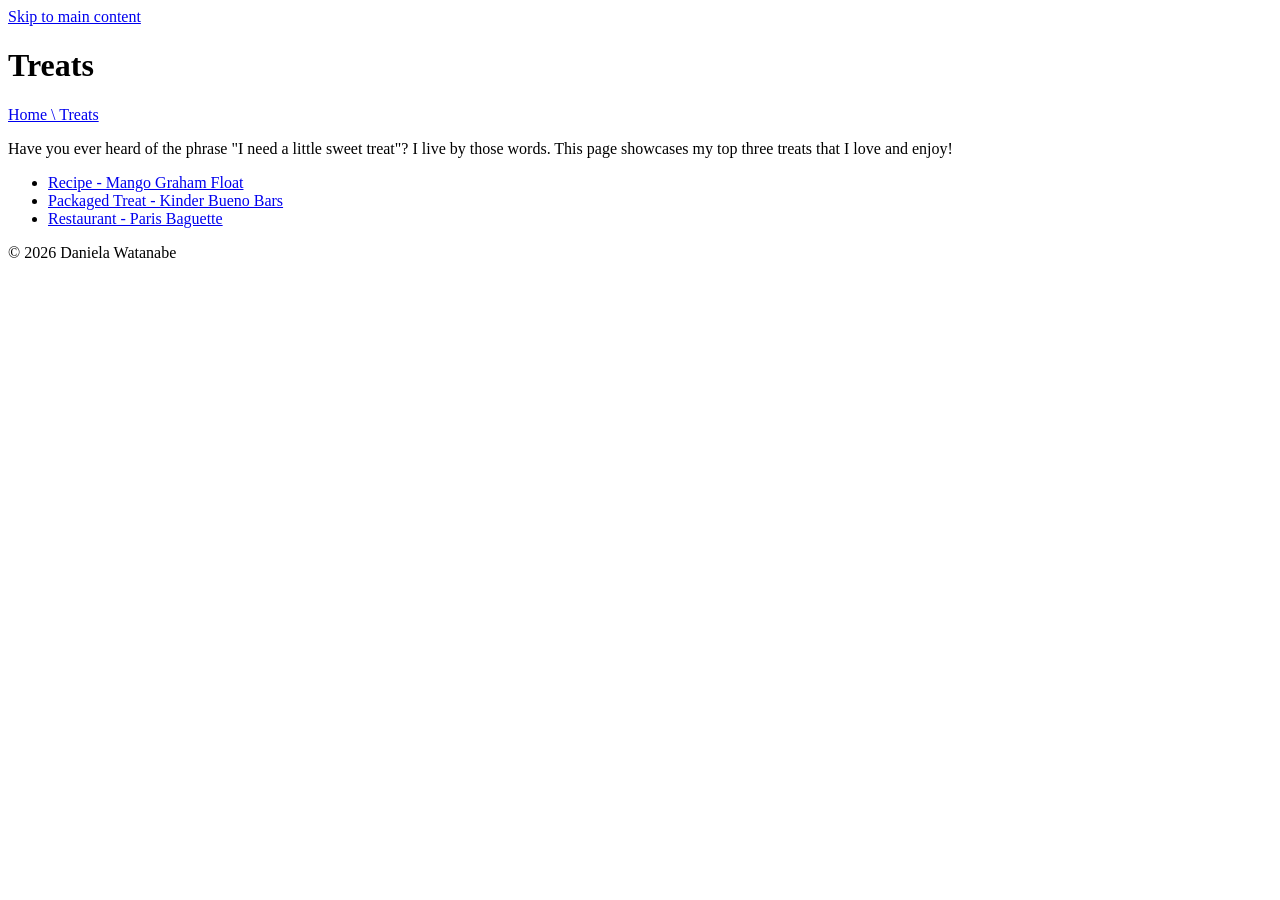
<file: tastytreats/treats.html>
<!DOCTYPE html>
<html lang="en">
<head>
    <meta charset="UTF-8">
    <meta name="viewport" content="width=device-width, initial-scale=1.0">
    <title>Top Three Tasty Treats</title>
    <link rel="icon" type="image/png" href="../img/favicon.webp">
    <meta name="description" content="A dessert-inspired webpage showcasing treats, images, and playful styling using HTML and CSS design techniques.">
</head>
<body>
    <a class="skip-link" href="#main-content">Skip to main content</a>

<header>
    <h1>Treats</h1>
    <p>
        <a href="/">Home \ Treats </a>
    </p>
</header>

<main id="main-content">
    <p>Have you ever heard of the phrase "I need a little sweet treat"? I live by those words. This page showcases my top three treats that I love and enjoy!</p>
    <ul>
        <li><a href="recipe.html">Recipe - Mango Graham Float</a></li>
        <li><a href="package.html">Packaged Treat - Kinder Bueno Bars</a></li>
        <li><a href="restaurant.html"> Restaurant - Paris Baguette</a></li>
    </ul>

</main>

<footer>
    <p>&copy; 2026 Daniela Watanabe</p>
</footer>

</body>
</html>
</file>
<file: mystyle.css>
/* ===== RESET ===== */
* {
    box-sizing: border-box;
    margin: 0;
    padding: 0;
}

/* ===== PAGE ===== */
body {
    font-family: Verdana, Geneva, Tahoma, sans-serif;
    line-height: 1.6;
    background-color: #f7f5ef;
    color: #4d5a4d;
}

/* ===== HEADER ===== */
header {
    background: linear-gradient(rgba(183, 190, 173, 0.7), rgba(183, 190, 173, 0.7)),
                url("img/flower.png") center/cover no-repeat;
    padding: 60px 20px;
    text-align: center;
    border-bottom: 4px solid #a3ab99;
}
.banner {
    display: block;
    margin: 0 auto 20px;
    max-width: 100%;
    height: auto;
}

header h1 {
    font-family: "Roboto Slab", Georgia, serif;
    font-size: 2.5rem;
    color: #ffffff;
    margin-bottom: 10px;
    letter-spacing: 0.05em;
}

header p {
    color: #f5f3ee;
}

/* ===== MAIN CONTENT ===== */
main {
    max-width: 900px;
    margin: 30px auto;
    padding: 0 20px 30px;
}

/* ===== HEADINGS ===== */
h2 {
    font-family: "Roboto Slab", Georgia, "Times New Roman", serif;
    color: #7d8a73;
    font-size: 1.7rem;
    margin: 30px 0 15px;
    border-bottom: 2px solid #d8ddcf;
    padding-bottom: 6px;
}

/* ===== TEXT ===== */
p {
    margin-bottom: 15px;
}

/* ===== LINKS ===== */
a {
    color: #7d8a73;
    font-weight: bold;
    text-decoration: none;
}

a:hover {
    color: #5f6b56;
    text-decoration: underline;
}

a:focus {
    outline: 3px solid #7d8a73;
    outline-offset: 3px;
}

/* ===== PROJECTS ===== */
dl {
    margin-top: 10px;
}

dt {
    margin-top: 18px;
    font-size: 1.05rem;
}

dd {
    margin-left: 18px;
    margin-top: 4px;
    color: #687567;
}

/* ===== BLOCKQUOTE ===== */
blockquote {
    background-color: #eef1e8;
    border-left: 5px solid #b7bead;
    padding: 18px 20px;
    margin: 25px 0;
    color: #5d685a;
}

blockquote p:last-child {
    margin-bottom: 0;
}

/* ===== FOOTER ===== */
footer {
    text-align: center;
    background-color: #b7bead;
    color: #ffffff;
    padding: 18px;
    margin-top: 30px;
    font-size: 0.95rem;
}

/* ===== SKIP LINK ===== */
.skip-link {
    position: absolute;
    left: -9999px;
    top: auto;
    width: 1px;
    height: 1px;
    overflow: hidden;
}

.skip-link:focus {
    position: absolute;
    top: 10px;
    left: 10px;
    width: auto;
    height: auto;
    overflow: visible;
    background-color: #ffffff;
    color: #5f6b56;
    border: 2px solid #7d8a73;
    padding: 10px 14px;
    font-weight: bold;
    z-index: 9999;
}

/* ===== SMALL SCREENS ===== */
img {
    max-width: 100%;
    height: auto;
}
.project-card {
    background-color: rgba(255,255,255,0.5);
    padding: 1.5em;
    border-radius: 12px;
    margin-bottom: 2em;
}

.project-card a {
    color: #5d6b56;
    font-weight: bold;
    text-decoration: none;
}

.project-card a:hover {
    text-decoration: underline;
}
</file>
<file: git/style.css>
body {
    margin: 0;
    background-color: #f4f1e8;
    color: #3f4a3c;
    font-family: Georgia, serif;
    line-height: 1.6;
}

header {
    background-color: #99a98f;
    color: white;
    text-align: center;
    padding: 2.5em 1em;
}

header h1 {
    margin-bottom: 0.2em;
    font-size: 2.8em;
}

nav {
    width: 80%;
    margin: 1.5em auto;
}

nav a {
    color: #5f7358;
    font-weight: bold;
    text-decoration: none;
}

main {
    width: 80%;
    max-width: 900px;
    margin: auto;
}

section {
    background-color: white;
    padding: 1.5em;
    margin-bottom: 1.5em;
    border-left: 6px solid #99a98f;
    border-radius: 8px;
}

h2 {
    color: #6d7c64;
}

a {
    color: #526b4f;
}

a:hover {
    text-decoration: underline;
}

footer {
    text-align: center;
    padding: 1.5em;
    background-color: #99a98f;
    color: white;
    margin-top: 2em;
}

@media (max-width: 700px) {
    main,
    nav {
        width: 92%;
    }

    header h1 {
        font-size: 2em;
    }
}
</file>
<file: nav/style.css>
* {
    margin: 0;
    padding: 0;
    box-sizing: border-box;
}

body {
    font-family: 'Quicksand', Arial, sans-serif;
    background-color: #dbe4d0;
    color: #4f5a46;
    line-height: 1.6;
}

/* Header */
header {
    background-color: #c8d6b8;
    border-bottom: 1px solid #a9b89a;
}

.site-cont {
    padding: 28px 20px 20px 20px;
    text-align: center;
}

.site-cont h1 {
    font-family: 'Cormorant Garamond', serif;
    font-size: 2.4rem;
    color: #4f5a46;
    margin-bottom: 6px;
}

.site-cont p {
    color: #66735c;
    font-size: 1rem;
}

/* Nav */
nav {
    display: flex;
    flex-direction: row;
    justify-content: flex-end;
    padding-right: 50px;
    background-color: #b7c7a5;
}

nav a {
    padding: 15px;
    color: #4f5a46;
    text-decoration: none;
    font-weight: 700;
    transition: 0.2s ease;
}

nav a:hover {
    background-color: #dfe8d5;
    color: #3d4736;
    box-shadow: 0 4px #8c9a7f;
}

.nav-active {
    background-color: #ece9df;
    box-shadow: 0 4px #8c9a7f;
    border-radius: 6px 6px 0 0;
}

/* Main layout */
main {
    display: flex;
    flex-direction: row;
    padding: 15px;
}

/* Aside */
aside {
    width: 32%;
    min-width: 170px;
    margin: 20px 25px 20px 20px;
    padding: 22px;
    background-color: #dfe8d5;
    border-radius: 18px;
    border: 1px solid #c7d3bc;
}

aside h2,
aside h3 {
    font-family: 'Cormorant Garamond', serif;
    color: #53604b;
    margin-bottom: 10px;
}

aside ul {
    text-indent: 15%;
    list-style-type: none;
}

aside li {
    margin: 6px 0;
}

aside ul ul {
    text-indent: 30%;
}

aside a {
    text-underline-offset: 3px;
    color: #5f6d56;
}

aside a:hover {
    color: #8d87b8;
    text-decoration-style: dotted;
}

.aside-active {
    text-decoration-style: double;
    font-weight: bold;
    color: #8d87b8;
}

/* Section */
section {
    margin: 20px;
    padding: 24px;
    background-color: #f8f7f2;
    border-radius: 18px;
    border: 1px solid #e5e0d4;
}

section h2 {
    font-family: 'Cormorant Garamond', serif;
    font-size: 2rem;
    color: #4f5a46;
    margin-bottom: 12px;
}

section p {
    margin-bottom: 14px;
}

/* Breadcrumbs */
.crumbs {
    margin-bottom: 12px;
    font-size: 0.95rem;
}

.crumbs a {
    color: #7d7aa6;
    text-decoration: none;
}

.crumbs a:hover {
    color: #5e5a87;
}

/* Footer */
footer {
    text-align: center;
    padding: 18px;
    background-color: #c8d6b8;
    color: #4f5a46;
    margin-top: 20px;
    border-top: 1px solid #a9b89a;
}

/* Responsive */
@media only screen and (max-width: 880px) {
    nav {
        padding-right: 0;
        justify-content: center;
        flex-wrap: wrap;
    }

    main {
        flex-direction: column;
    }

    aside {
        width: auto;
        margin: 20px 10px 10px 10px;
        padding: 12px;
    }

    section {
        margin: 10px;
        padding: 12px;
    }
}
</file>
<file: Dwatanabe/DWatanabe/main.css>
@charset "utf-8";
/* CSS Document */

* {
	margin: 0px;
}

html {
	box-sizing: content-box;
	font-size: 1rem;
	font-family: Frutiger, "Frutiger Linotype", Univers, Calibri, "Gill Sans", "Gill Sans MT", "Myriad Pro", Myriad, "DejaVu Sans Condensed", "Liberation Sans", "Nimbus Sans L", Tahoma, Geneva, "Helvetica Neue", Helvetica, Arial, sans-serif;
	background-color: #E8E8E8;
	line-height: 1.5em;
}

body {
	display: grid;
	grid-template: 520px 1fr 50px / 1fr 300px;
	grid-template-areas: 
		'header header' 
		'main extra' 
		'footer footer';
}

header {
	border-bottom: 20px solid #DDC0C0;
	background-image: url("images/flower_banner.jpg");
	background-size: cover;
	height: 500px;
	text-align: center;
	grid-area: header;
}

main {
	border: 5px solid #DDC0C0;
	grid-area: main;
	padding: 20px;
}

.show {
	text-align: center;
	margin: 10px;
	border-bottom: 2px solid #5B8900;
}

header h1 {
	padding: 30px;
	background: #432424;
}

nav {
	position: sticky;
	top: 0;
	height: 60px;
	background: #DDC0C0;
}

nav ul {
	margin: 0;
	padding: 0;
	list-style-type: none;
	display: flex;
	flex-wrap: wrap;
	justify-content: center;
	align-content: center;
	height: 100%;
}

nav ul li {
	margin: 2px 5px;
}

nav a {
	text-decoration: none;
	font-weight: bold;
	color: #743E3E;
	font-size: 20px;
}

nav a:hover {
	text-decoration: underline;
	color: #000000;
}

aside {
	display: flex;
	flex-flow: column;
	background: #DDC0C0;
	grid-area: extra;
	padding: 30px;
}

aside h1, aside h2 {
	color: #743E3E;
}

h1, h2 {
	color: #5B8900;
}

h3 {
	color: #743E3E;
}

p {
	text-indent: 30px;
}

footer {
	font-size: 1.5rem;
	font-weight: bold;
	text-align: right;
	color: #5B8900;
	grid-area: footer;
	padding: 10px;
}

.portrait {
	clip-path: circle(130px);
	shape-outside: circle(150px);
	width: 300px;
	float: left;
}

@media screen and (max-width: 850px) {
	body {
	grid-template: 520px auto auto 50px / 1fr;
	grid-template-areas: 
		'header' 
		'main'
		'extra'
		'footer';
}
}

.visually-hidden {
  clip: rect(0 0 0 0);
  height: 1px;
  margin: -1px;
  overflow: hidden;
  padding: 0;
  position: absolute;
  white-space: nowrap;
  width: 1px;
}

.visually-hidden:focus {
  clip: auto;
  height: auto;
  margin: 0;
  overflow: visible;
  position: absolute;
  width: auto;
  outline: 2px solid #432424;
  top: 10px;
  left: 10px;
  background: #432424;
  color: #ffffff;
  padding: 10px 14px;
  text-decoration: none;
  font-size: 1rem;
  font-weight: bold;
  z-index: 9999;
}
</file>
<file: media/video.css>
body {
    font-family: Arial, sans-serif;
    line-height: 1.5;
    text-align: center;
    background: #c1d0b5;
    color: #2f3e2f;
    margin: 0;
}

header {
    text-align: center;
    padding: 20px;
    background: #99a98f;
    color: white;
}

header a {
    color: white;
    text-decoration: none;
}

main {
    max-width: 900px;
    margin: 30px auto;
    background: white;
    padding: 30px;
    border-radius: 12px;
}

iframe {
    display: block;
    margin: 25px auto;
    max-width: 100%;
}

h1 {
    margin-bottom: 10px;
}

h2 {
    font-size: 1.5em;
    margin-bottom: 10px;
}

p {
    margin-bottom: 15px;
}

footer {
    text-align: center;
    padding: 15px;
    background: #99a98f;
    color: white;
    margin-top: 30px;
}

footer a {
    color: white;
}
</file>
<file: tabForm/style.css>
body {
font-family: Arial, sans-serif;
background-color:#f4f4f4;
margin:0;
padding:0;
}

header {
background:#99a98f;
color:white;
padding:20px;
text-align:center;
}

main {
width:70%;
margin:auto;
background:white;
padding:20px;
margin-top:20px;
}

table {
width:100%;
border-collapse:collapse;
margin-bottom:30px;
}

caption {
font-weight:bold;
margin-bottom:10px;
}

th {
background:#c1d0b5;
color:white;
padding:10px;
}

td {
border:1px solid #ccc;
padding:10px;
text-align:center;
}

.breadcrumb {
margin:10px 20px;
}

form input, form select {
width:100%;
padding:8px;
margin-top:5px;
}

.submitbtn {
background:	#99a98f;
color:white;
border:none;
padding:10px;
cursor:pointer;
}

.submitbtn:hover {
background:#256b45;
}

.again {
display:inline-block;
margin-top:20px;
color:#2e8b57;
font-weight:bold;
}

footer {
text-align:center;
padding:15px;
background:#99a98f;
color:white;
margin-top:30px;
}

.skip-link {
    position: absolute;
    left: -9999px;
    top: auto;
    width: 1px;
    height: 1px;
    overflow: hidden;
}

.skip-link:focus {
    position: absolute;
    top: 10px;
    left: 10px;
    width: auto;
    height: auto;
    overflow: visible;
    background-color: #ffffff;
    color: #5f6b56;
    border: 2px solid #7d8a73;
    padding: 10px 14px;
    font-weight: bold;
    z-index: 9999;
}

a:focus,
input:focus,
select:focus {
    outline: 3px solid #7d8a73;
    outline-offset: 3px;
}
</file>
